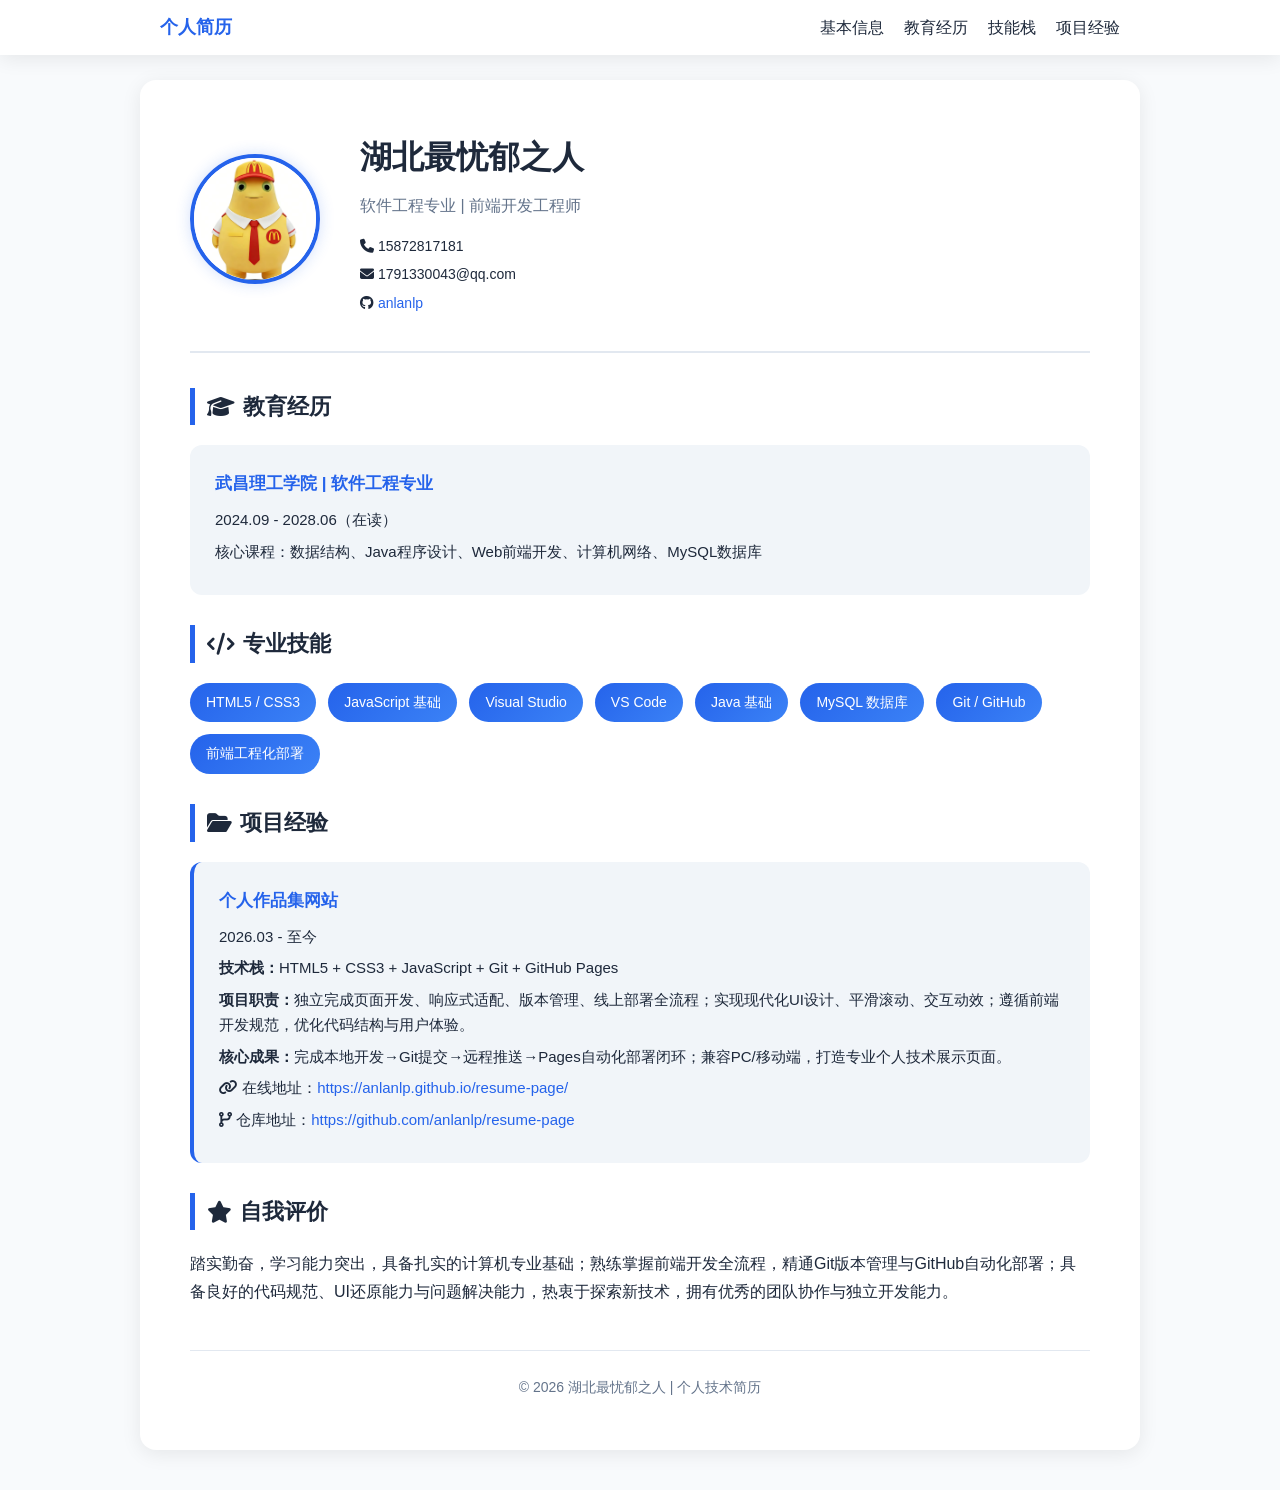
<file: index.html>
﻿<!DOCTYPE html>
<html lang="zh-CN">
<head>
    <meta charset="UTF-8">
    <meta name="viewport" content="width=device-width, initial-scale=1.0">
    <title>个人简历 | 前端开发</title>
    <link rel="stylesheet" href="style.css">
    <!-- 引入图标库（显专业） -->
    <link rel="stylesheet" href="https://cdn.bootcdn.net/ajax/libs/font-awesome/6.5.1/css/all.min.css">
</head>
<body>
    <!-- 顶部导航栏（新增，高级感拉满） -->
    <nav class="top-nav">
        <div class="nav-wrap">
            <span class="nav-title">个人简历</span>
            <div class="nav-links">
                <a href="#info">基本信息</a>
                <a href="#edu">教育经历</a>
                <a href="#skill">技能栈</a>
                <a href="#project">项目经验</a>
            </div>
        </div>
    </nav>

    <div class="resume-container" id="info">
        <header class="resume-header">
            <div class="avatar">
                <img src="avatar.jpg" alt="个人头像">
            </div>
            <div class="basic-info">
                <h1>湖北最忧郁之人</h1>
                <p class="job">软件工程专业 | 前端开发工程师</p>
                <div class="contact-list">
                    <p><i class="fas fa-phone"></i> 15872817181</p>
                    <p><i class="fas fa-envelope"></i> 1791330043@qq.com</p>
                    <p><i class="fab fa-github"></i> <a href="https://github.com/anlanlp" target="_blank">anlanlp</a></p>
                </div>
            </div>
        </header>

        <main class="resume-main">
            <!-- 教育经历 -->
            <section class="resume-section" id="edu">
                <h2><i class="fas fa-graduation-cap"></i> 教育经历</h2>
                <div class="section-item">
                    <h3>武昌理工学院 | 软件工程专业</h3>
                    <p class="time">2024.09 - 2028.06（在读）</p>
                    <p>核心课程：数据结构、Java程序设计、Web前端开发、计算机网络、MySQL数据库</p>
                </div>
            </section>

            <!-- 技能掌握 -->
            <section class="resume-section" id="skill">
                <h2><i class="fas fa-code"></i> 专业技能</h2>
                <div class="skills-grid">
                    <div class="skill-tag">HTML5 / CSS3</div>
                    <div class="skill-tag">JavaScript 基础</div>
                    <div class="skill-tag">Visual Studio</div>
                    <div class="skill-tag">VS Code</div>
                    <div class="skill-tag">Java 基础</div>
                    <div class="skill-tag">MySQL 数据库</div>
                    <div class="skill-tag">Git / GitHub</div>
                    <div class="skill-tag">前端工程化部署</div>
                </div>
            </section>

            <!-- 项目经验（重点优化！显得技术超强） -->
            <section class="resume-section" id="project">
                <h2><i class="fas fa-folder-open"></i> 项目经验</h2>
                <div class="section-item project-item">
                    <h3>个人作品集网站</h3>
                    <p class="time">2026.03 - 至今</p>
                    <p><strong>技术栈：</strong>HTML5 + CSS3 + JavaScript + Git + GitHub Pages</p>
                    <p><strong>项目职责：</strong>独立完成页面开发、响应式适配、版本管理、线上部署全流程；实现现代化UI设计、平滑滚动、交互动效；遵循前端开发规范，优化代码结构与用户体验。</p>
                    <p><strong>核心成果：</strong>完成本地开发→Git提交→远程推送→Pages自动化部署闭环；兼容PC/移动端，打造专业个人技术展示页面。</p>
                    <p>
                        <i class="fas fa-link"></i> 
                        在线地址：<a href="https://anlanlp.github.io/resume-page/" target="_blank">https://anlanlp.github.io/resume-page/</a>
                    </p>
                    <p>
                        <i class="fas fa-code-branch"></i> 
                        仓库地址：<a href="https://github.com/anlanlp/resume-page" target="_blank">https://github.com/anlanlp/resume-page</a>
                    </p>
                </div>
            </section>

            <!-- 自我评价 -->
            <section class="resume-section">
                <h2><i class="fas fa-star"></i> 自我评价</h2>
                <p>踏实勤奋，学习能力突出，具备扎实的计算机专业基础；熟练掌握前端开发全流程，精通Git版本管理与GitHub自动化部署；具备良好的代码规范、UI还原能力与问题解决能力，热衷于探索新技术，拥有优秀的团队协作与独立开发能力。</p>
            </section>
        </main>

        <footer class="resume-footer">
            <p>© 2026 湖北最忧郁之人 | 个人技术简历</p>
            <!-- 返回顶部按钮（新增交互） -->
            <button id="backTop" class="back-top">↑</button>
        </footer>
    </div>

    <!-- 新增JS交互（显技术） -->
    <script src="script.js"></script>
</body>
</html>
</file>
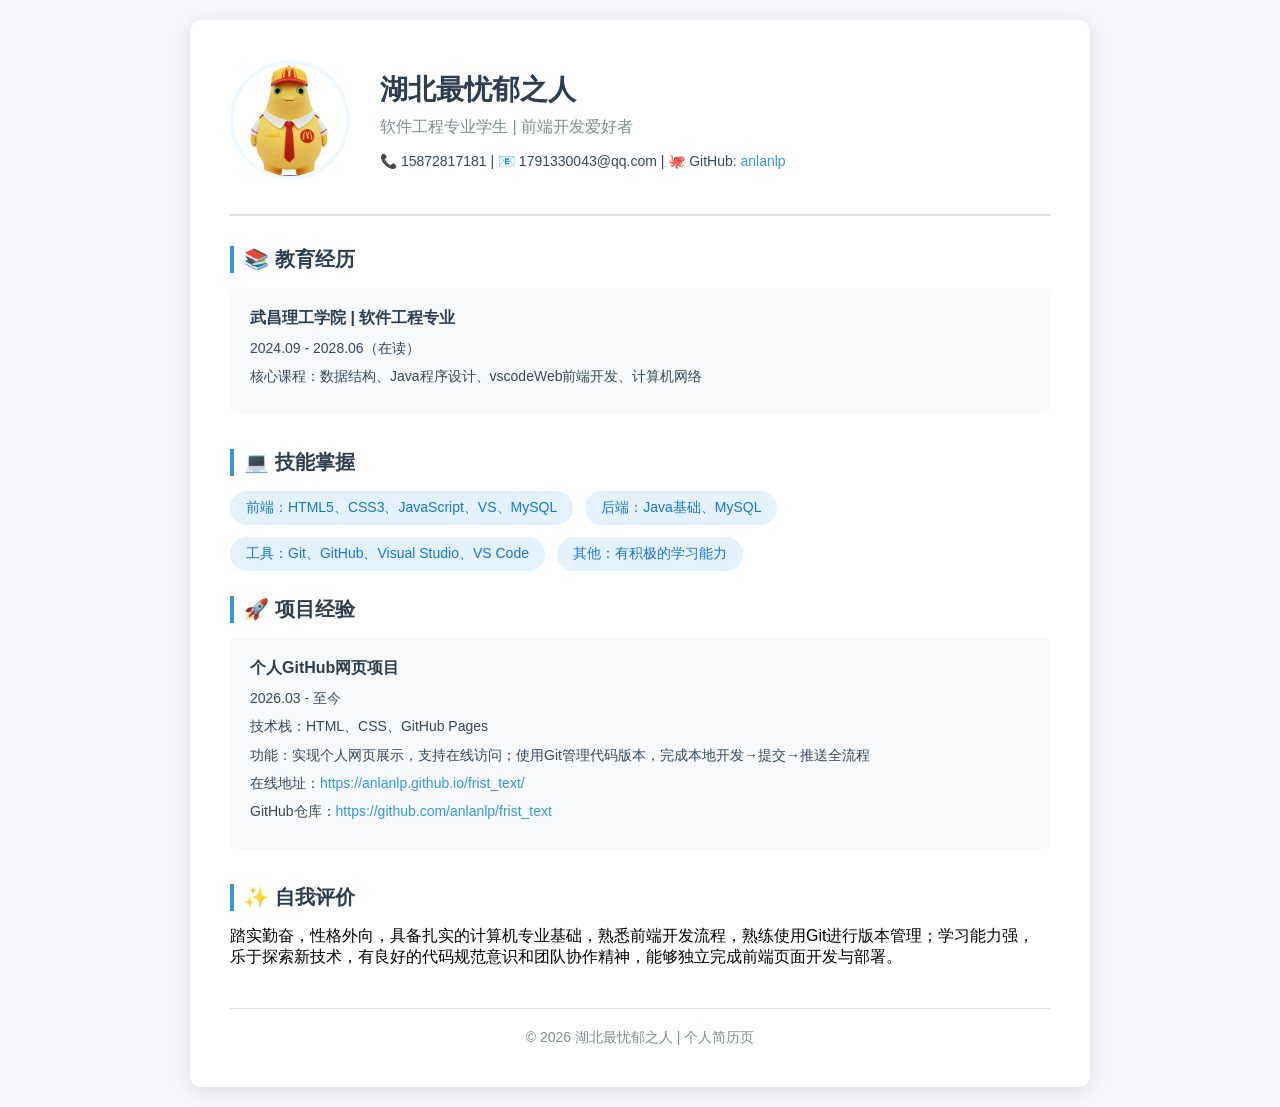
<file: .vs/resume-page/index.html>
﻿<!DOCTYPE html>
<html lang="zh-CN">
<head>
    <meta charset="UTF-8">
    <meta name="viewport" content="width=device-width, initial-scale=1.0">
    <title>我的个人简历</title>
    <!-- 引入CSS样式 -->
    <link rel="stylesheet" href="style.css">
</head>
<body>
    <div class="resume-container">
        <header class="resume-header">
            <div class="avatar">
                <img src="avatar.jpg" alt="个人头像">
            </div>
            <div class="basic-info">
                <h1>湖北最忧郁之人</h1>
                <p class="job">软件工程专业学生 | 前端开发爱好者</p>
                <p class="contact">
                    📞 15872817181 | 📧 1791330043@qq.com | 🐙 GitHub: <a href="https://github.com/analanlp" target="_blank">anlanlp</a>
                </p>
            </div>
        </header>

        <main class="resume-main">
            <section class="resume-section">
                <h2>📚 教育经历</h2>
                <div class="section-item">
                    <h3>武昌理工学院 | 软件工程专业</h3>
                    <p>2024.09 - 2028.06（在读）</p>
                    <p>核心课程：数据结构、Java程序设计、vscodeWeb前端开发、计算机网络</p>
                </div>
            </section>

            <section class="resume-section">
                <h2>💻 技能掌握</h2>
                <div class="skills-list">
                    <div class="skill-item">前端：HTML5、CSS3、JavaScript、VS、MySQL</div>
                    <div class="skill-item">后端：Java基础、MySQL</div>
                    <div class="skill-item">工具：Git、GitHub、Visual Studio、VS Code</div>
                    <div class="skill-item">其他：有积极的学习能力</div>
                </div>
            </section>

            <section class="resume-section">
                <h2>🚀 项目经验</h2>
                <div class="section-item">
                    <h3>个人GitHub网页项目</h3>
                    <p>2026.03 - 至今</p>
                    <p>技术栈：HTML、CSS、GitHub Pages</p>
                    <p>功能：实现个人网页展示，支持在线访问；使用Git管理代码版本，完成本地开发→提交→推送全流程</p>
                    <p>在线地址：<a href="https://anlanlp.github.io/frist_text/" target="_blank">https://anlanlp.github.io/frist_text/</a></p>
                    <p>GitHub仓库：<a href="https://github.com/anlanlp/frist_text" target="_blank">https://github.com/anlanlp/frist_text</a></p>
                </div>
            </section>
            <section class="resume-section">
                <h2>✨ 自我评价</h2>
                <p>踏实勤奋，性格外向，具备扎实的计算机专业基础，熟悉前端开发流程，熟练使用Git进行版本管理；学习能力强，乐于探索新技术，有良好的代码规范意识和团队协作精神，能够独立完成前端页面开发与部署。</p>
            </section>
        </main>

        <footer class="resume-footer">
            <p>© 2026 湖北最忧郁之人 | 个人简历页</p>
        </footer>
    </div>
</body>
</html>
</file>
<file: style.css>
﻿/* 全局初始化 + CSS变量（企业级规范） */
:root {
    --main-color: #2563eb;
    --bg-color: #f8fafc;
    --card-color: #ffffff;
    --text-color: #1e293b;
    --gray-color: #64748b;
    --shadow: 0 4px 20px rgba(0, 0, 0, 0.08);
    --transition: all 0.3s ease;
}

* {
    margin: 0;
    padding: 0;
    box-sizing: border-box;
    font-family: "Microsoft YaHei", "Segoe UI", sans-serif;
    scroll-behavior: smooth;
}

body {
    background-color: var(--bg-color);
    color: var(--text-color);
    line-height: 1.7;
}

/* 顶部导航栏（高级感核心） */
.top-nav {
    position: fixed;
    top: 0;
    width: 100%;
    background: var(--card-color);
    box-shadow: var(--shadow);
    z-index: 999;
    padding: 12px 0;
}

.nav-wrap {
    max-width: 1000px;
    margin: 0 auto;
    display: flex;
    justify-content: space-between;
    align-items: center;
    padding: 0 20px;
}

.nav-title {
    font-size: 18px;
    font-weight: bold;
    color: var(--main-color);
}

.nav-links {
    display: flex;
    gap: 20px;
}

    .nav-links a {
        color: var(--text-color);
        text-decoration: none;
        transition: var(--transition);
    }

        .nav-links a:hover {
            color: var(--main-color);
        }

/* 简历容器 */
.resume-container {
    max-width: 1000px;
    margin: 80px auto 40px;
    background: var(--card-color);
    padding: 50px;
    border-radius: 16px;
    box-shadow: var(--shadow);
}

/* 头部样式 */
.resume-header {
    display: flex;
    align-items: center;
    gap: 40px;
    padding-bottom: 35px;
    border-bottom: 2px solid #e2e8f0;
    margin-bottom: 35px;
    flex-wrap: wrap;
}

.avatar img {
    width: 130px;
    height: 130px;
    border-radius: 50%;
    object-fit: cover;
    border: 4px solid var(--main-color);
    box-shadow: 0 0 15px rgba(37, 99, 235, 0.2);
}

.basic-info h1 {
    font-size: 32px;
    color: var(--text-color);
    margin-bottom: 8px;
}

.job {
    font-size: 16px;
    color: var(--gray-color);
    margin-bottom: 15px;
}

.contact-list {
    display: flex;
    flex-direction: column;
    gap: 5px;
    font-size: 14px;
    color: var(--text-color);
}

    .contact-list a {
        color: var(--main-color);
        text-decoration: none;
    }

/* 主体内容 */
.resume-main {
    display: flex;
    flex-direction: column;
    gap: 30px;
}

/* 章节标题 */
.resume-section h2 {
    font-size: 22px;
    color: var(--text-color);
    margin-bottom: 20px;
    padding-left: 12px;
    border-left: 5px solid var(--main-color);
    display: flex;
    align-items: center;
    gap: 8px;
}

/* 内容卡片 */
.section-item {
    background: #f1f5f9;
    padding: 25px;
    border-radius: 12px;
    transition: var(--transition);
}

    .section-item:hover {
        transform: translateY(-3px);
        box-shadow: var(--shadow);
    }

    .section-item h3 {
        font-size: 17px;
        color: var(--main-color);
        margin-bottom: 8px;
    }

.time {
    color: var(--gray-color);
    font-size: 14px;
    margin-bottom: 8px;
}

.section-item p {
    font-size: 15px;
    color: var(--text-color);
    margin-bottom: 6px;
}

.section-item a {
    color: var(--main-color);
    text-decoration: none;
}

/* 技能标签（高级网格布局） */
.skills-grid {
    display: flex;
    flex-wrap: wrap;
    gap: 12px;
}

.skill-tag {
    background: linear-gradient(135deg, #2563eb, #3b82f6);
    color: white;
    padding: 8px 16px;
    border-radius: 20px;
    font-size: 14px;
    transition: var(--transition);
}

    .skill-tag:hover {
        transform: scale(1.05);
    }

/* 项目卡片强化 */
.project-item {
    border-left: 4px solid var(--main-color);
}

/* 底部 */
.resume-footer {
    margin-top: 45px;
    padding-top: 25px;
    border-top: 1px solid #e2e8f0;
    text-align: center;
    font-size: 14px;
    color: var(--gray-color);
    position: relative;
}

/* 返回顶部按钮 */
.back-top {
    position: fixed;
    bottom: 30px;
    right: 30px;
    width: 45px;
    height: 45px;
    border-radius: 50%;
    background: var(--main-color);
    color: white;
    border: none;
    font-size: 18px;
    cursor: pointer;
    display: none;
    transition: var(--transition);
    box-shadow: var(--shadow);
}

    .back-top:hover {
        background: #1d4ed8;
    }

/* 响应式适配（手机/平板都能用，显技术） */
@media (max-width: 768px) {
    .resume-container {
        margin: 70px 15px 20px;
        padding: 30px 20px;
    }

    .resume-header {
        justify-content: center;
        text-align: center;
    }

    .nav-links {
        display: none;
    }
}
</file>
<file: .vs/resume-page/style.css>
﻿/* 全局样式重置 */
* {
    margin: 0;
    padding: 0;
    box-sizing: border-box;
    font-family: "Microsoft YaHei", sans-serif;
}

body {
    background-color: #f5f7fa;
    padding: 20px;
}

/* 简历容器 */
.resume-container {
    max-width: 900px;
    margin: 0 auto;
    background: white;
    padding: 40px;
    border-radius: 12px;
    box-shadow: 0 4px 20px rgba(0, 0, 0, 0.1);
}

/* 头部样式 */
.resume-header {
    display: flex;
    align-items: center;
    gap: 30px;
    padding-bottom: 30px;
    border-bottom: 2px solid #e0e0e0;
    margin-bottom: 30px;
}

/* 头像样式 */
.avatar img {
    width: 120px;
    height: 120px;
    border-radius: 50%;
    object-fit: cover;
    border: 4px solid #f0f8ff;
}

/* 基本信息样式 */
.basic-info h1 {
    font-size: 28px;
    color: #2c3e50;
    margin-bottom: 8px;
}

.job {
    font-size: 16px;
    color: #7f8c8d;
    margin-bottom: 12px;
}

.contact {
    font-size: 14px;
    color: #34495e;
    line-height: 1.6;
}

    .contact a {
        color: #3498db;
        text-decoration: none;
    }

        .contact a:hover {
            text-decoration: underline;
        }

/* 主体样式 */
.resume-main {
    display: flex;
    flex-direction: column;
    gap: 25px;
}

/* 章节标题 */
.resume-section h2 {
    font-size: 20px;
    color: #2c3e50;
    margin-bottom: 15px;
    padding-left: 10px;
    border-left: 4px solid #3498db;
}

/* 章节内容 */
.section-item {
    background: #f8f9fa;
    padding: 20px;
    border-radius: 8px;
    margin-bottom: 10px;
}

    .section-item h3 {
        font-size: 16px;
        color: #2c3e50;
        margin-bottom: 8px;
    }

    .section-item p {
        font-size: 14px;
        color: #34495e;
        line-height: 1.6;
        margin-bottom: 6px;
    }

    .section-item a {
        color: #3498db;
        text-decoration: none;
    }

        .section-item a:hover {
            text-decoration: underline;
        }

/* 技能列表 */
.skills-list {
    display: flex;
    flex-wrap: wrap;
    gap: 12px;
}

.skill-item {
    background: #e3f2fd;
    color: #1976d2;
    padding: 8px 16px;
    border-radius: 20px;
    font-size: 14px;
}

/* 底部样式 */
.resume-footer {
    margin-top: 40px;
    padding-top: 20px;
    border-top: 1px solid #e0e0e0;
    text-align: center;
    font-size: 14px;
    color: #7f8c8d;
}
</file>
